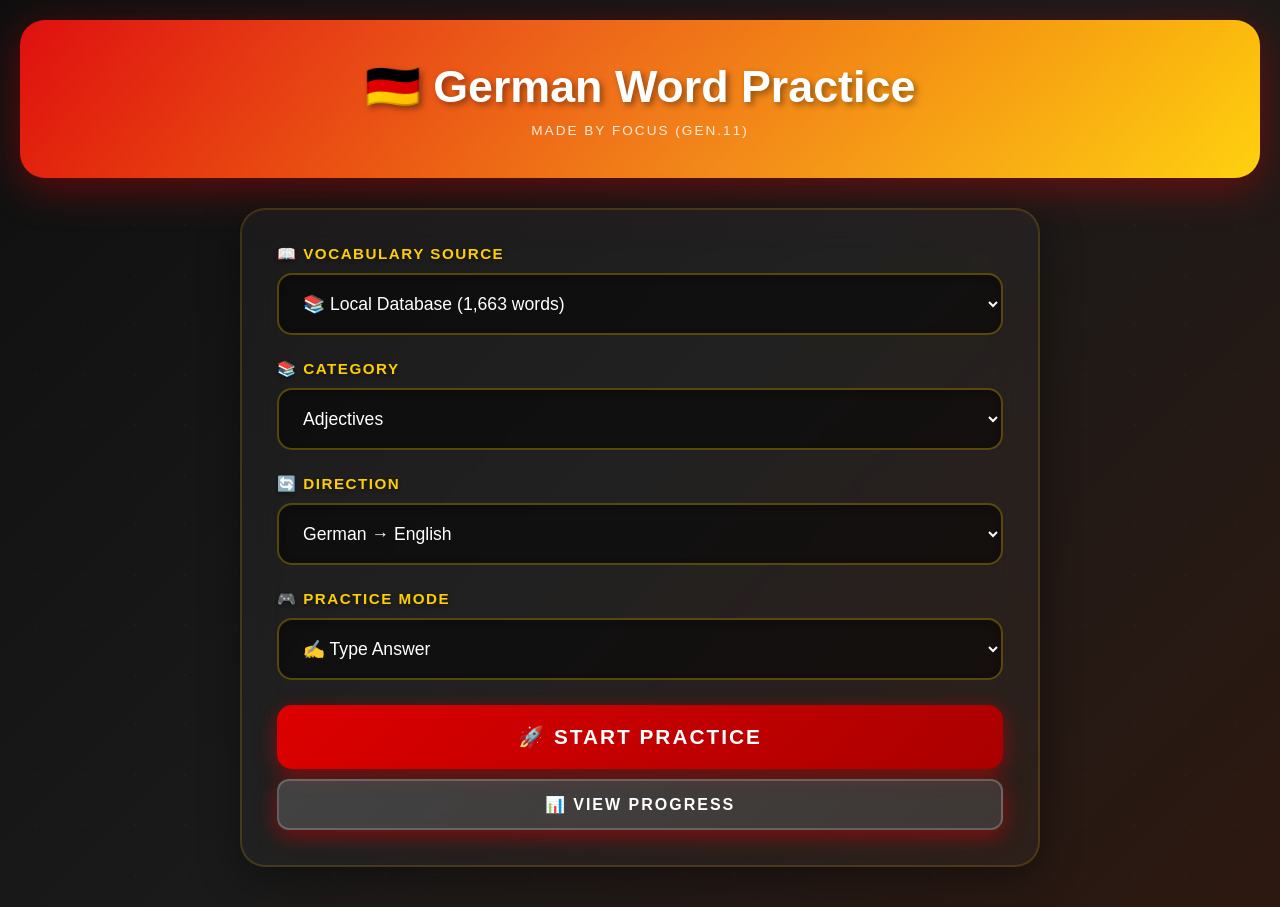
<file: index.html>
<!doctype html>
<html lang="en">
  <head>
    <meta charset="UTF-8" />
    <meta name="viewport" content="width=device-width, initial-scale=1.0" />
    <title>German Practice</title>
    <link rel="stylesheet" href="styles.css" />
    <script src="words.js"></script>
  </head>
  <body>
    <header>
      <h1>🇩🇪 German Word Practice</h1>
      <p
        style="
          margin-top: 10px;
          font-size: 0.85em;
          opacity: 0.85;
          font-weight: 300;
          letter-spacing: 2px;
        "
      >
        MADE BY FOCUS (GEN.11)
      </p>
    </header>

    <main>
      <section class="controls">
        <div class="control-group">
          <label for="source-select">📖 Vocabulary Source</label>
          <select id="source-select">
            <option value="local">📚 Local Database (1,663 words)</option>
            <option value="online">🌐 Online (Any Topic)</option>
          </select>
        </div>

        <div class="control-group" id="category-group">
          <label for="category-select">📚 Category</label>
          <select id="category-select"></select>
        </div>

        <div class="control-group hidden" id="topic-input-group">
          <label for="topic-input">🔎 Topic (type anything!)</label>
          <input
            id="topic-input"
            placeholder="e.g. cooking, space, emotions, sports..."
            autocomplete="off"
          />
          <p class="topic-hint">
            We'll find related English words and translate them to German for
            you.
          </p>
        </div>

        <div class="control-group">
          <label for="direction-select">🔄 Direction</label>
          <select id="direction-select">
            <option value="de-to-en">German → English</option>
            <option value="en-to-de">English → German</option>
          </select>
        </div>

        <div class="control-group">
          <label for="mode-select">🎮 Practice Mode</label>
          <select id="mode-select">
            <option value="input">✍️ Type Answer</option>
            <option value="multiple-choice">🔘 Multiple Choice</option>
            <option value="matching">🔗 Matching Pairs</option>
          </select>
        </div>

        <button id="start-btn">🚀 Start Practice</button>
        <button id="show-progress-btn" class="secondary-btn">
          📊 View Progress
        </button>

        <div class="online-status hidden" id="online-status">
          <span class="status-indicator"></span>
          <span class="status-text">Fetching online vocabulary...</span>
        </div>
      </section>

      <section class="practice hidden">
        <div class="stats">
          <div class="stat-box">
            <div class="stat-number" id="correct-count">0</div>
            <div class="stat-label">Correct</div>
          </div>
          <div class="stat-box">
            <div class="stat-number" id="total-count">0</div>
            <div class="stat-label">Total</div>
          </div>
          <div class="stat-box">
            <div class="stat-number" id="accuracy">0%</div>
            <div class="stat-label">Accuracy</div>
          </div>
          <div class="stat-box">
            <div class="stat-number" id="streak-count">0</div>
            <div class="stat-label">Streak</div>
          </div>
        </div>

        <!-- SRS Info Box -->
        <div class="srs-info" id="srs-info">
          <p>
            💡 <strong>Spaced Repetition Active:</strong> Words you struggle
            with will appear more frequently!
          </p>
        </div>

        <!-- Input Mode -->
        <div id="input-mode" class="mode-section">
          <div id="prompt"></div>
          <div id="context-example" class="context-example"></div>
          <input
            id="answer-input"
            placeholder="Type your answer here..."
            autocomplete="off"
          />
          <button id="submit-btn">✓ Submit Answer</button>
        </div>

        <!-- Multiple Choice Mode -->
        <div id="multiple-choice-mode" class="mode-section hidden">
          <div id="mc-prompt"></div>
          <div id="mc-context-example" class="context-example"></div>
          <div id="mc-options" class="mc-options"></div>
        </div>

        <!-- Matching Mode -->
        <div id="matching-mode" class="mode-section hidden">
          <p class="matching-instructions">
            Match the German words with their English translations
          </p>
          <div id="matching-grid" class="matching-grid"></div>
        </div>

        <div id="feedback"></div>
      </section>

      <section class="progress-section hidden" id="progress-section">
        <h2>📊 Your Progress</h2>
        <div id="progress-stats"></div>
        <button id="reset-progress-btn">🔄 Reset Progress</button>
        <button id="hide-progress-btn" class="secondary-btn">
          ← Back to Practice
        </button>
      </section>
    </main>

    <script src="js/state.js"></script>
    <script src="js/dom.js"></script>
    <script src="js/setup.js"></script>
    <script src="js/spaced-repetition.js"></script>
    <script src="js/vocabulary-api.js"></script>
    <script src="js/practice.js"></script>
    <script src="js/multiple-choice.js"></script>
    <script src="js/matching.js"></script>
    <script src="js/answers-and-progress.js"></script>
  </body>
</html>
</file>
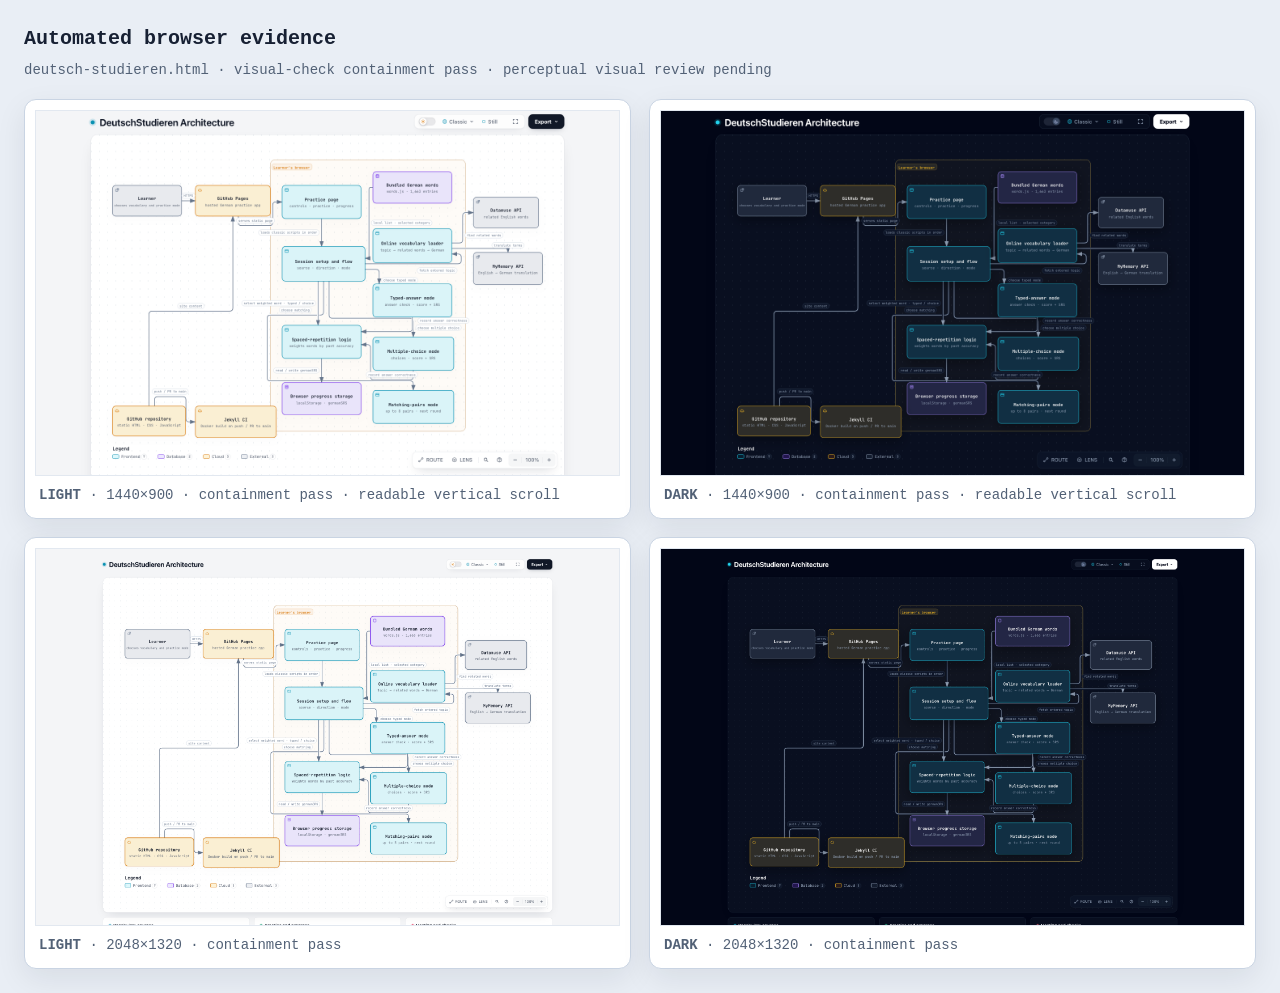
<file: .archify/architecture-deutsch-practice-20261024-184956/review-7/deutsch-studieren.visual-check.html>
<!doctype html>
<html lang="en">
<head>
<meta charset="utf-8">
<meta name="viewport" content="width=device-width,initial-scale=1">
<title>Archify automated browser evidence · deutsch-studieren.html</title>
<style>
*{box-sizing:border-box}body{margin:0;padding:24px;background:#e9eef5;color:#172033;font:14px/1.5 ui-monospace,SFMono-Regular,Menlo,Consolas,monospace}header{max-width:1500px;margin:0 auto 18px}h1{margin:0 0 6px;font-size:20px}p{margin:0;color:#526176}.grid{max-width:1500px;margin:auto;display:grid;grid-template-columns:repeat(2,minmax(0,1fr));gap:18px}figure{margin:0;padding:10px;background:white;border:1px solid #c9d4e3;border-radius:12px;box-shadow:0 10px 30px rgba(15,23,42,.08)}img{display:block;width:100%;height:auto;border:1px solid #e2e8f0}figcaption{padding:9px 4px 2px;color:#526176}@media(max-width:900px){.grid{grid-template-columns:1fr}}
</style>
</head>
<body>
<header><h1>Automated browser evidence</h1><p>deutsch-studieren.html · visual-check containment pass · perceptual visual review pending</p></header>
<main class="grid">
      <figure>
        <img src="deutsch-studieren.visual-check.1440x900.light.png" alt="light 1440 by 900">
        <figcaption><strong>LIGHT</strong> · 1440×900 · containment pass · readable vertical scroll</figcaption>
      </figure>
      <figure>
        <img src="deutsch-studieren.visual-check.1440x900.dark.png" alt="dark 1440 by 900">
        <figcaption><strong>DARK</strong> · 1440×900 · containment pass · readable vertical scroll</figcaption>
      </figure>
      <figure>
        <img src="deutsch-studieren.visual-check.2048x1320.light.png" alt="light 2048 by 1320">
        <figcaption><strong>LIGHT</strong> · 2048×1320 · containment pass</figcaption>
      </figure>
      <figure>
        <img src="deutsch-studieren.visual-check.2048x1320.dark.png" alt="dark 2048 by 1320">
        <figcaption><strong>DARK</strong> · 2048×1320 · containment pass</figcaption>
      </figure>
</main>
</body>
</html>
</file>
<file: styles.css>
* {
  margin: 0;
  padding: 0;
  box-sizing: border-box;
}

body {
  font-family: "Segoe UI", Tahoma, Geneva, Verdana, sans-serif;
  background: linear-gradient(135deg, #0f0f0f 0%, #1a1a1a 50%, #2d1810 100%);
  color: #fff;
  min-height: 100vh;
  padding: 20px;
  position: relative;
  overflow-x: hidden;
}

body::before {
  content: "";
  position: fixed;
  top: -50%;
  left: -50%;
  width: 200%;
  height: 200%;
  background: radial-gradient(
    circle,
    rgba(255, 206, 0, 0.03) 1px,
    transparent 1px
  );
  background-size: 50px 50px;
  animation: backgroundScroll 20s linear infinite;
  pointer-events: none;
  z-index: 0;
}

@keyframes backgroundScroll {
  0% {
    transform: translate(0, 0);
  }
  100% {
    transform: translate(50px, 50px);
  }
}

header {
  background: linear-gradient(135deg, #d00 0%, #ffce00 100%);
  padding: 40px 20px;
  text-align: center;
  border-radius: 25px;
  margin-bottom: 30px;
  box-shadow: 0 10px 40px rgba(221, 0, 0, 0.4);
  animation: slideDown 0.6s ease-out;
  position: relative;
  z-index: 1;
  overflow: hidden;
}

header::before {
  content: "";
  position: absolute;
  top: -50%;
  left: -50%;
  width: 200%;
  height: 200%;
  background: linear-gradient(
    45deg,
    transparent,
    rgba(255, 255, 255, 0.1),
    transparent
  );
  animation: shine 3s infinite;
}

@keyframes shine {
  0% {
    transform: translateX(-100%) translateY(-100%) rotate(45deg);
  }
  100% {
    transform: translateX(100%) translateY(100%) rotate(45deg);
  }
}

@keyframes slideDown {
  from {
    transform: translateY(-30px);
    opacity: 0;
  }
  to {
    transform: translateY(0);
    opacity: 1;
  }
}

h1 {
  font-size: 2.8em;
  font-weight: bold;
  text-shadow: 3px 3px 6px rgba(0, 0, 0, 0.4);
  position: relative;
  z-index: 1;
}

main {
  max-width: 800px;
  margin: auto;
  position: relative;
  z-index: 1;
}

.controls,
.practice {
  background: rgba(255, 255, 255, 0.03);
  backdrop-filter: blur(20px);
  padding: 35px;
  border-radius: 25px;
  margin-bottom: 20px;
  border: 2px solid rgba(255, 206, 0, 0.15);
  box-shadow: 0 10px 40px rgba(0, 0, 0, 0.4);
  animation: fadeIn 0.6s ease-out;
  transition: all 0.3s ease;
}

.controls:hover,
.practice:hover {
  border-color: rgba(255, 206, 0, 0.3);
  box-shadow: 0 15px 50px rgba(255, 206, 0, 0.15);
}

@keyframes fadeIn {
  from {
    opacity: 0;
    transform: scale(0.95);
  }
  to {
    opacity: 1;
    transform: scale(1);
  }
}

.control-group {
  margin-bottom: 25px;
  position: relative;
}

label {
  display: block;
  margin-bottom: 10px;
  font-size: 0.95em;
  color: #ffce00;
  font-weight: 600;
  text-transform: uppercase;
  letter-spacing: 1.5px;
  text-shadow: 0 2px 4px rgba(0, 0, 0, 0.3);
}

select,
input {
  width: 100%;
  padding: 18px 20px;
  background: rgba(0, 0, 0, 0.5);
  border: 2px solid rgba(255, 206, 0, 0.3);
  border-radius: 15px;
  color: #fff;
  font-size: 1.1em;
  transition: all 0.3s ease;
  box-shadow: inset 0 2px 8px rgba(0, 0, 0, 0.3);
}

select:focus,
input:focus {
  outline: none;
  border-color: #ffce00;
  background: rgba(0, 0, 0, 0.7);
  box-shadow:
    0 0 25px rgba(255, 206, 0, 0.4),
    inset 0 2px 8px rgba(0, 0, 0, 0.3);
  transform: translateY(-2px);
}

select:hover,
input:hover {
  border-color: rgba(255, 206, 0, 0.6);
  transform: translateY(-1px);
}

select {
  cursor: pointer;
}

button {
  width: 100%;
  padding: 20px;
  background: linear-gradient(135deg, #d00 0%, #a00 100%);
  border: none;
  border-radius: 15px;
  color: #fff;
  font-size: 1.3em;
  font-weight: bold;
  cursor: pointer;
  transition: all 0.3s ease;
  text-transform: uppercase;
  letter-spacing: 2px;
  box-shadow: 0 6px 20px rgba(221, 0, 0, 0.5);
  position: relative;
  overflow: hidden;
}

button::before {
  content: "";
  position: absolute;
  top: 50%;
  left: 50%;
  width: 0;
  height: 0;
  border-radius: 50%;
  background: rgba(255, 255, 255, 0.2);
  transform: translate(-50%, -50%);
  transition:
    width 0.6s,
    height 0.6s;
}

button:hover::before {
  width: 300px;
  height: 300px;
}

button:hover {
  transform: translateY(-3px);
  box-shadow: 0 10px 35px rgba(221, 0, 0, 0.7);
  background: linear-gradient(135deg, #ff0000 0%, #c00 100%);
}

button:active {
  transform: translateY(-1px);
  box-shadow: 0 5px 15px rgba(221, 0, 0, 0.5);
}

button span {
  position: relative;
  z-index: 1;
}

.practice {
  text-align: center;
}

#prompt {
  font-size: 2.8em;
  margin-bottom: 30px;
  padding: 40px;
  background: linear-gradient(
    135deg,
    rgba(221, 0, 0, 0.3) 0%,
    rgba(255, 206, 0, 0.3) 100%
  );
  border-radius: 20px;
  font-weight: bold;
  min-height: 120px;
  display: flex;
  align-items: center;
  justify-content: center;
  animation: pulse 0.5s ease-out;
  border: 3px solid rgba(255, 206, 0, 0.4);
  box-shadow: 0 8px 30px rgba(255, 206, 0, 0.2);
  transition: all 0.3s ease;
  position: relative;
  overflow: hidden;
}

#prompt::before {
  content: "";
  position: absolute;
  top: -2px;
  left: -2px;
  right: -2px;
  bottom: -2px;
  background: linear-gradient(45deg, #d00, #ffce00, #d00);
  border-radius: 20px;
  z-index: -1;
  filter: blur(10px);
  opacity: 0;
  transition: opacity 0.3s ease;
}

#prompt:hover::before {
  opacity: 0.5;
}

@keyframes pulse {
  0% {
    transform: scale(0.95);
    opacity: 0;
  }
  50% {
    transform: scale(1.03);
  }
  100% {
    transform: scale(1);
    opacity: 1;
  }
}

#answer-input {
  margin-bottom: 25px;
  text-align: center;
  font-size: 1.4em;
  font-weight: 500;
}

#answer-input::placeholder {
  color: rgba(255, 255, 255, 0.4);
}

#feedback {
  margin-top: 25px;
  font-size: 1.4em;
  font-weight: bold;
  min-height: 50px;
  padding: 20px;
  border-radius: 15px;
  transition: all 0.3s ease;
  display: flex;
  align-items: center;
  justify-content: center;
}

#feedback.correct {
  background: linear-gradient(
    135deg,
    rgba(255, 206, 0, 0.3) 0%,
    rgba(255, 215, 0, 0.4) 100%
  );
  color: #ffce00;
  animation: correct 0.5s ease-out;
  box-shadow: 0 0 30px rgba(255, 206, 0, 0.5);
  border: 2px solid rgba(255, 206, 0, 0.6);
}

#feedback.incorrect {
  background: linear-gradient(
    135deg,
    rgba(221, 0, 0, 0.3) 0%,
    rgba(255, 0, 0, 0.4) 100%
  );
  color: #ff6b6b;
  animation: shake 0.5s ease-out;
  box-shadow: 0 0 30px rgba(221, 0, 0, 0.5);
  border: 2px solid rgba(221, 0, 0, 0.6);
}

@keyframes correct {
  0%,
  100% {
    transform: scale(1);
  }
  25% {
    transform: scale(1.05) rotate(2deg);
  }
  75% {
    transform: scale(1.05) rotate(-2deg);
  }
}

@keyframes shake {
  0%,
  100% {
    transform: translateX(0);
  }
  10%,
  30%,
  50%,
  70%,
  90% {
    transform: translateX(-10px);
  }
  20%,
  40%,
  60%,
  80% {
    transform: translateX(10px);
  }
}

.hidden {
  display: none;
}

.stats {
  display: flex;
  justify-content: space-around;
  margin-bottom: 25px;
  gap: 20px;
}

.stat-box {
  flex: 1;
  background: linear-gradient(
    135deg,
    rgba(255, 206, 0, 0.15) 0%,
    rgba(221, 0, 0, 0.15) 100%
  );
  padding: 20px;
  border-radius: 15px;
  text-align: center;
  border: 2px solid rgba(255, 206, 0, 0.3);
  transition: all 0.3s ease;
  position: relative;
  overflow: hidden;
}

.stat-box::before {
  content: "";
  position: absolute;
  top: 0;
  left: -100%;
  width: 100%;
  height: 100%;
  background: linear-gradient(
    90deg,
    transparent,
    rgba(255, 206, 0, 0.2),
    transparent
  );
  transition: left 0.5s ease;
}

.stat-box:hover {
  transform: translateY(-5px);
  box-shadow: 0 10px 25px rgba(255, 206, 0, 0.3);
  border-color: rgba(255, 206, 0, 0.6);
}

.stat-box:hover::before {
  left: 100%;
}

.stat-number {
  font-size: 2.5em;
  font-weight: bold;
  color: #ffce00;
  text-shadow: 0 3px 10px rgba(255, 206, 0, 0.5);
  transition: all 0.3s ease;
}

.stat-box:hover .stat-number {
  transform: scale(1.1);
}

.stat-label {
  font-size: 0.9em;
  color: #ccc;
  text-transform: uppercase;
  letter-spacing: 1.5px;
  margin-top: 8px;
}

@media (max-width: 600px) {
  h1 {
    font-size: 2em;
  }

  #prompt {
    font-size: 2em;
    padding: 25px;
  }

  .controls,
  .practice {
    padding: 25px;
  }

  .stats {
    flex-direction: column;
    gap: 15px;
  }
}

/* Loading animation for categories */
@keyframes selectGlow {
  0%,
  100% {
    box-shadow: 0 0 5px rgba(255, 206, 0, 0.3);
  }
  50% {
    box-shadow: 0 0 20px rgba(255, 206, 0, 0.6);
  }
}

select:focus {
  animation: selectGlow 2s infinite;
}

/* New Mode Styles */
.mode-section {
  transition: all 0.3s ease;
}

.mc-options {
  display: grid;
  grid-template-columns: repeat(2, 1fr);
  gap: 15px;
  margin-top: 25px;
}

.mc-option {
  background: linear-gradient(
    135deg,
    rgba(255, 206, 0, 0.2) 0%,
    rgba(221, 0, 0, 0.2) 100%
  );
  border: 2px solid rgba(255, 206, 0, 0.4);
  padding: 20px;
  border-radius: 15px;
  font-size: 1.2em;
  color: #fff;
  cursor: pointer;
  transition: all 0.3s ease;
  box-shadow: 0 4px 15px rgba(0, 0, 0, 0.3);
}

.mc-option:hover:not(:disabled) {
  transform: translateY(-3px);
  box-shadow: 0 8px 25px rgba(255, 206, 0, 0.4);
  border-color: rgba(255, 206, 0, 0.8);
}

.mc-option:disabled {
  opacity: 0.6;
  cursor: not-allowed;
}

/* Matching Game Styles */
.matching-instructions {
  font-size: 1.3em;
  color: #ffce00;
  margin-bottom: 20px;
  text-align: center;
}

.matching-grid {
  display: grid;
  grid-template-columns: repeat(4, 1fr);
  gap: 15px;
  margin-top: 20px;
}

.matching-card {
  background: linear-gradient(
    135deg,
    rgba(255, 206, 0, 0.15) 0%,
    rgba(221, 0, 0, 0.15) 100%
  );
  border: 2px solid rgba(255, 206, 0, 0.3);
  padding: 20px 10px;
  border-radius: 15px;
  font-size: 1.1em;
  color: #fff;
  cursor: pointer;
  transition: all 0.3s ease;
  text-align: center;
  min-height: 70px;
  display: flex;
  align-items: center;
  justify-content: center;
  box-shadow: 0 4px 15px rgba(0, 0, 0, 0.3);
}

.matching-card:hover {
  transform: translateY(-3px);
  box-shadow: 0 8px 25px rgba(255, 206, 0, 0.4);
  border-color: rgba(255, 206, 0, 0.6);
}

.matching-card.selected {
  background: linear-gradient(
    135deg,
    rgba(255, 206, 0, 0.4) 0%,
    rgba(221, 0, 0, 0.4) 100%
  );
  border-color: rgba(255, 206, 0, 0.9);
  box-shadow: 0 0 30px rgba(255, 206, 0, 0.6);
  transform: scale(1.05);
}

.matching-card.matched {
  background: linear-gradient(
    135deg,
    rgba(0, 200, 0, 0.3) 0%,
    rgba(0, 150, 0, 0.4) 100%
  );
  border-color: rgba(0, 255, 0, 0.6);
  opacity: 0.7;
  cursor: default;
  animation: matchPulse 0.5s ease-out;
}

@keyframes matchPulse {
  0%,
  100% {
    transform: scale(1);
  }
  50% {
    transform: scale(1.1);
  }
}

/* Context Example Styles */
.context-example {
  background: rgba(255, 206, 0, 0.1);
  border-left: 4px solid rgba(255, 206, 0, 0.6);
  padding: 15px 20px;
  margin: 20px 0;
  border-radius: 10px;
  font-size: 1em;
  color: #ccc;
  font-style: italic;
}

/* Online Status Indicator */
.online-status {
  margin-top: 15px;
  padding: 12px 20px;
  background: rgba(255, 206, 0, 0.1);
  border-radius: 10px;
  border: 1px solid rgba(255, 206, 0, 0.3);
  display: flex;
  align-items: center;
  gap: 10px;
  font-size: 0.95em;
  color: #ffce00;
}

.status-indicator {
  width: 12px;
  height: 12px;
  border-radius: 50%;
  background: #ffce00;
  animation: pulse 1.5s infinite;
}

.status-indicator.loading {
  animation: spin 1s linear infinite;
  background: transparent;
  border: 2px solid #ffce00;
  border-top-color: transparent;
}

@keyframes spin {
  to {
    transform: rotate(360deg);
  }
}

/* SRS Info Box */
.srs-info {
  margin-top: 20px;
  padding: 15px 20px;
  background: rgba(0, 150, 255, 0.1);
  border-left: 4px solid rgba(0, 150, 255, 0.6);
  border-radius: 10px;
  font-size: 0.95em;
  color: #aaa;
}

.srs-info p {
  margin: 0;
}

/* Progress Section */
.progress-section {
  background: rgba(255, 255, 255, 0.03);
  backdrop-filter: blur(20px);
  padding: 35px;
  border-radius: 25px;
  margin-top: 20px;
  border: 2px solid rgba(255, 206, 0, 0.15);
  box-shadow: 0 10px 40px rgba(0, 0, 0, 0.4);
}

.progress-section h2 {
  color: #ffce00;
  margin-bottom: 25px;
  font-size: 1.8em;
  text-align: center;
}

#progress-stats {
  display: grid;
  grid-template-columns: repeat(auto-fit, minmax(200px, 1fr));
  gap: 20px;
  margin-bottom: 25px;
}

.progress-stat {
  background: linear-gradient(
    135deg,
    rgba(255, 206, 0, 0.1) 0%,
    rgba(221, 0, 0, 0.1) 100%
  );
  padding: 20px;
  border-radius: 15px;
  text-align: center;
  border: 2px solid rgba(255, 206, 0, 0.2);
}

.progress-stat .stat-label {
  display: block;
  font-size: 0.9em;
  color: #ccc;
  margin-bottom: 10px;
}

.progress-stat .stat-value {
  display: block;
  font-size: 2em;
  font-weight: bold;
  color: #ffce00;
}

#reset-progress-btn {
  background: linear-gradient(
    135deg,
    rgba(221, 0, 0, 0.5) 0%,
    rgba(150, 0, 0, 0.5) 100%
  );
  max-width: 300px;
  margin: 0 auto;
  display: block;
}

.secondary-btn {
  background: linear-gradient(
    135deg,
    rgba(100, 100, 100, 0.5) 0%,
    rgba(80, 80, 80, 0.5) 100%
  );
  border: 2px solid rgba(255, 255, 255, 0.2);
  color: #fff;
  padding: 14px 28px;
  font-size: 1em;
  font-weight: 600;
  cursor: pointer;
  border-radius: 12px;
  transition: all 0.3s ease;
  margin-top: 10px;
}

.secondary-btn:hover {
  transform: translateY(-3px);
  box-shadow: 0 8px 20px rgba(255, 255, 255, 0.15);
  border-color: rgba(255, 255, 255, 0.4);
}

/* SRS Info Box */
.srs-info {
  background: linear-gradient(
    135deg,
    rgba(255, 206, 0, 0.15) 0%,
    rgba(221, 0, 0, 0.15) 100%
  );
  border: 2px solid rgba(255, 206, 0, 0.3);
  border-radius: 15px;
  padding: 15px 20px;
  margin-bottom: 20px;
  text-align: center;
  animation: fadeIn 0.5s ease;
}

.srs-info p {
  color: #ffce00;
  font-size: 0.95em;
  margin: 0;
}

.srs-info.hidden {
  display: none;
}

/* Context Example Display */
.context-example {
  background: rgba(255, 255, 255, 0.05);
  border-left: 4px solid rgba(255, 206, 0, 0.5);
  border-radius: 8px;
  padding: 12px 15px;
  margin: 15px 0;
  font-style: italic;
  color: #ddd;
  font-size: 0.9em;
  animation: fadeIn 0.4s ease;
}

.context-example.hidden {
  display: none;
}

@keyframes fadeIn {
  from {
    opacity: 0;
    transform: translateY(-10px);
  }
  to {
    opacity: 1;
    transform: translateY(0);
  }
}

/* Responsive adjustments for new features */
@media (max-width: 768px) {
  .mc-options {
    grid-template-columns: 1fr;
  }

  .matching-grid {
    grid-template-columns: repeat(2, 1fr);
  }

  .matching-card {
    min-height: 60px;
    font-size: 1em;
  }
}

@media (max-width: 480px) {
  .matching-grid {
    grid-template-columns: repeat(2, 1fr);
    gap: 10px;
  }

  .matching-card {
    padding: 15px 8px;
    font-size: 0.9em;
    min-height: 50px;
  }
}

/* Topic input hint (online vocabulary mode) */
.topic-hint {
  margin-top: 10px;
  font-size: 0.85em;
  color: #aaa;
  font-style: italic;
}

/* Keep the idle online indicator hidden despite its flex layout. */
.online-status.hidden {
  display: none;
}
</file>
